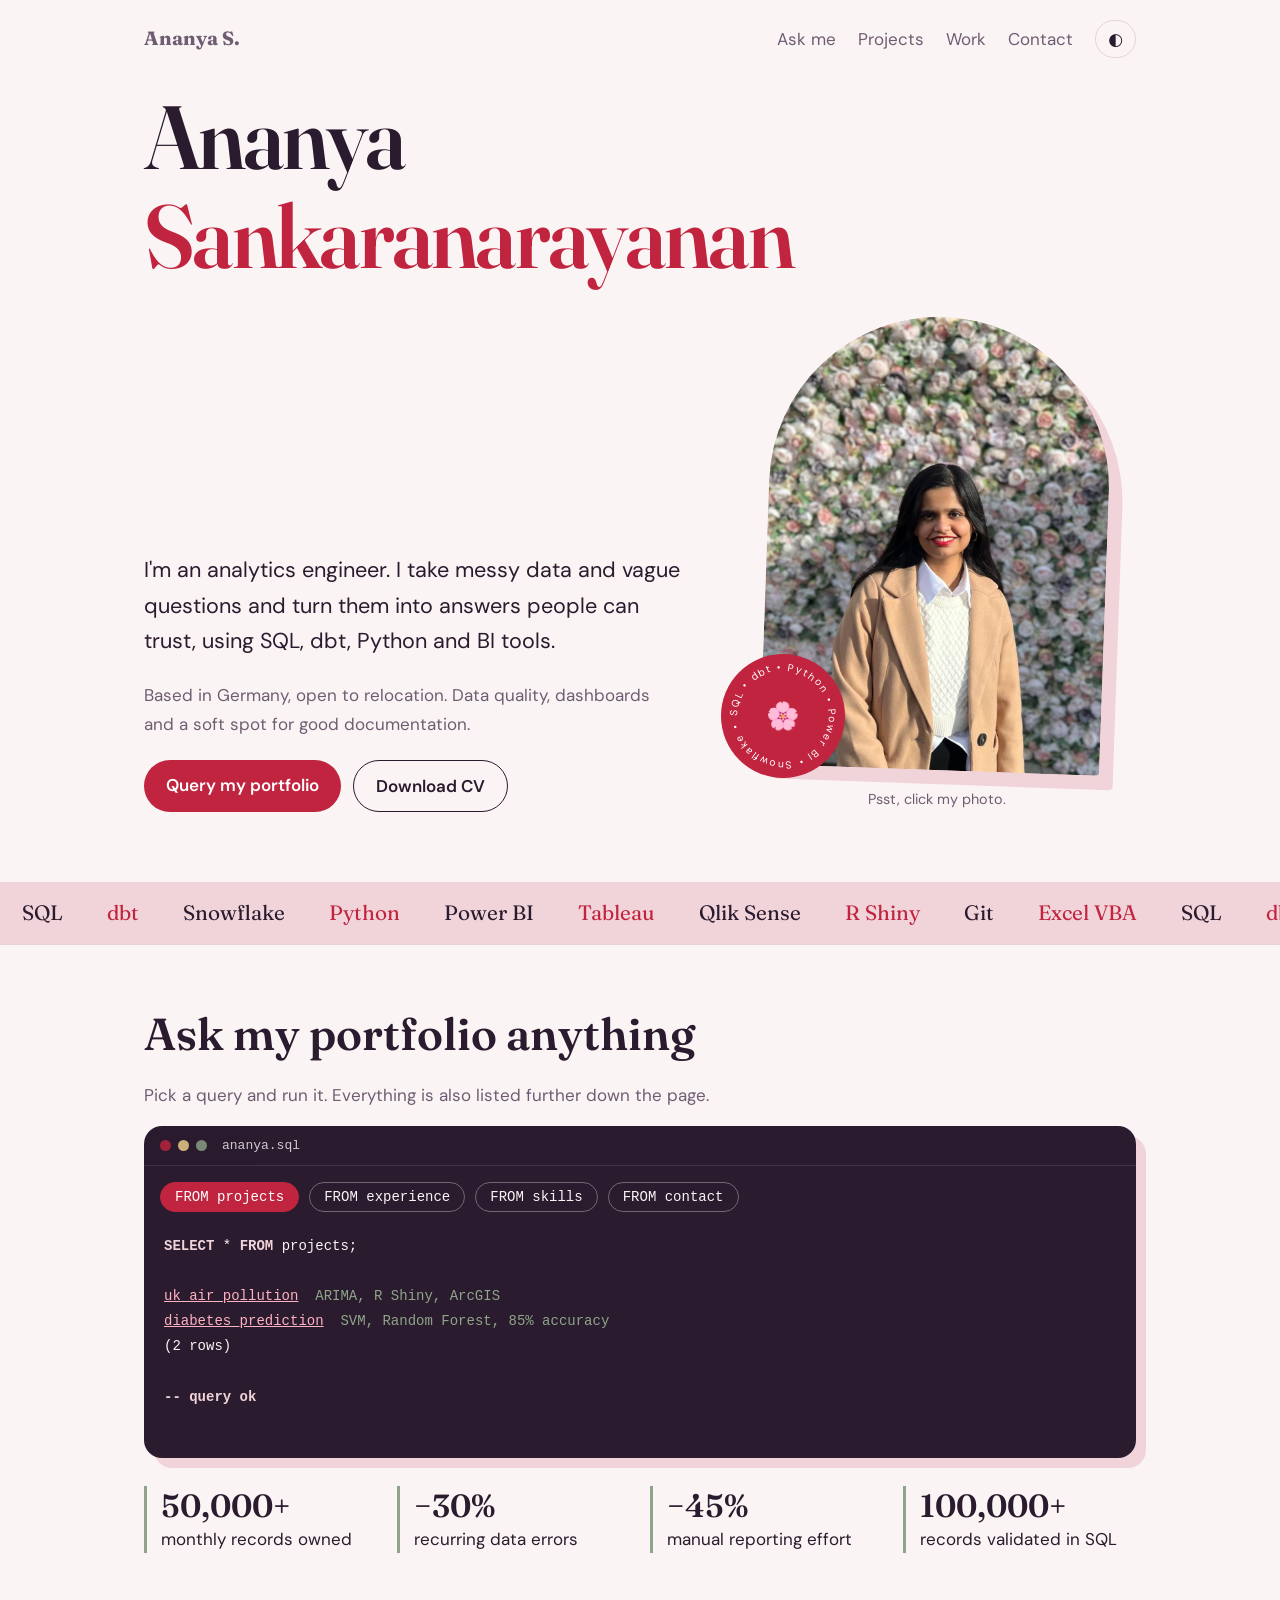
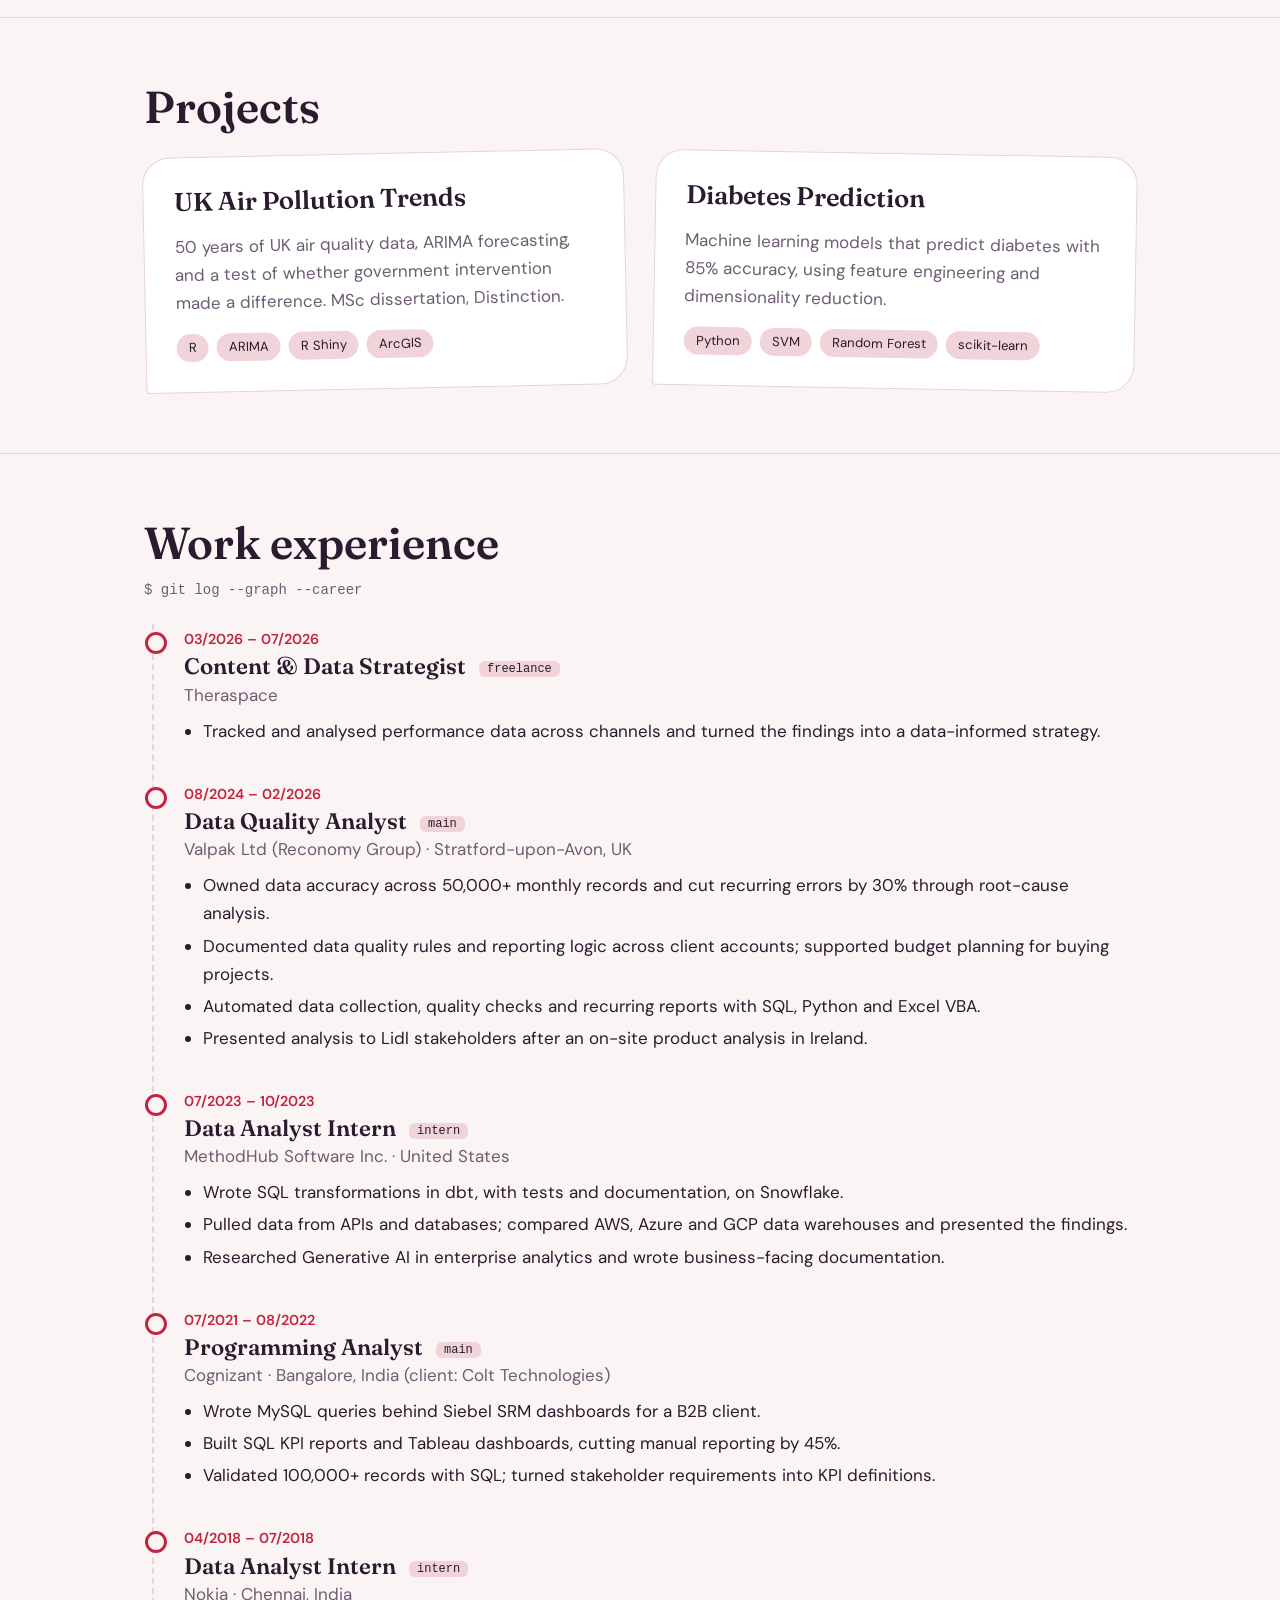
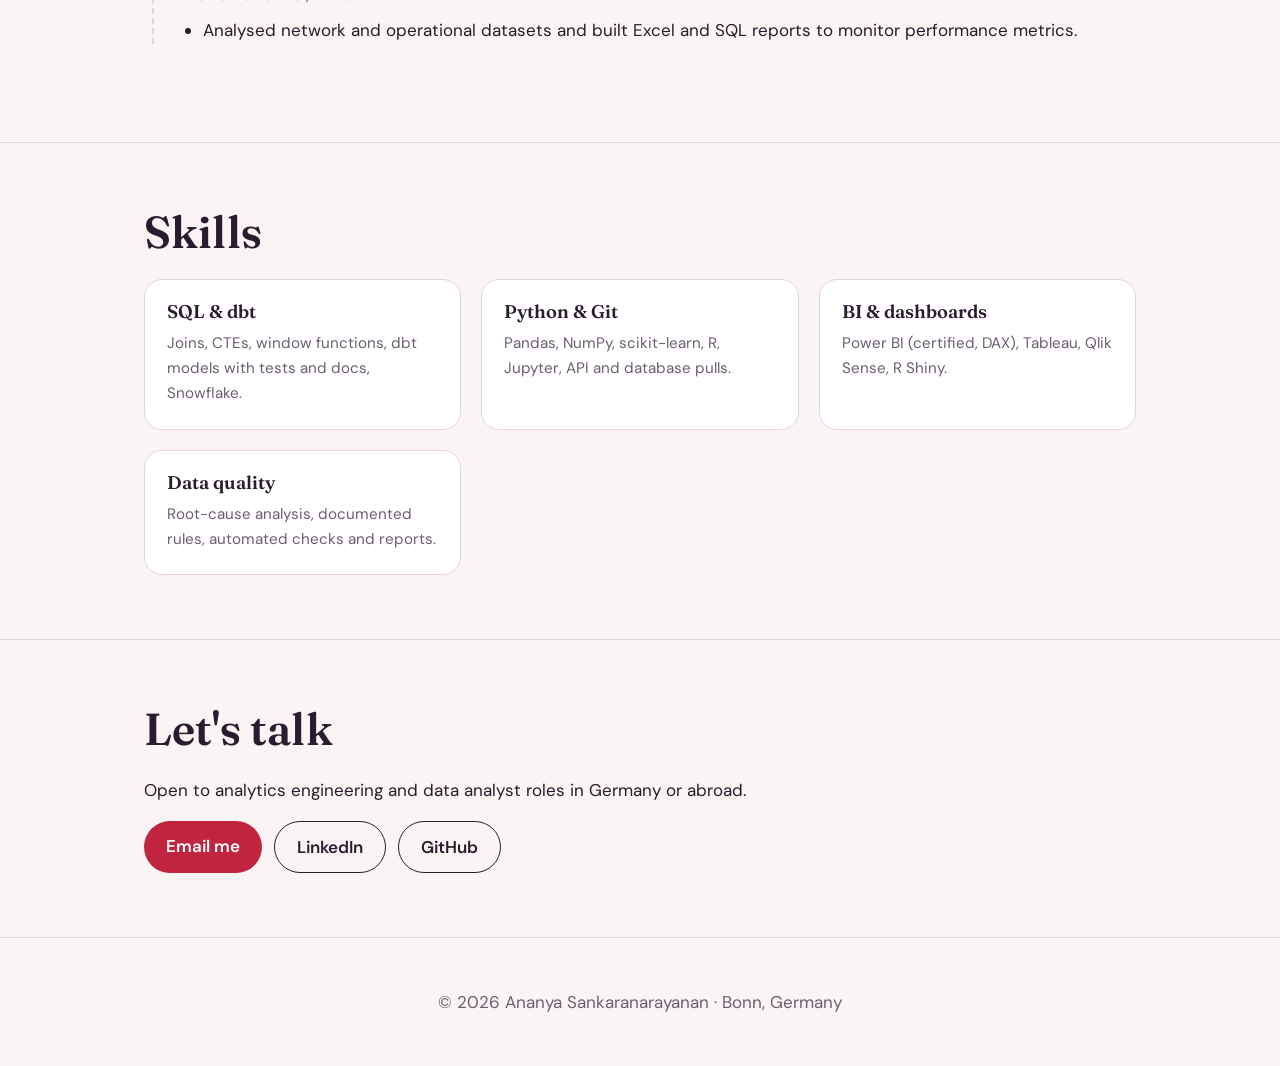
<file: index.html>
<!DOCTYPE html><html lang="en"><head><meta charset="utf-8"><meta name="viewport" content="width=device-width,initial-scale=1">
<title>Ananya Sankaranarayanan · Analytics Engineer</title><meta name="description" content="Analytics engineer working with SQL, dbt, Python and BI reporting.">
<link rel="icon" href="data:image/svg+xml,<svg xmlns=%22http://www.w3.org/2000/svg%22 viewBox=%220 0 100 100%22><text y=%22.9em%22 font-size=%2290%22>🌸</text></svg>">
<link rel="preconnect" href="https://fonts.googleapis.com"><link rel="preconnect" href="https://fonts.gstatic.com" crossorigin><link href="https://fonts.googleapis.com/css2?family=DM+Sans:wght@400;500;700&family=Fraunces:opsz,wght@9..144,500;9..144,700&display=swap" rel="stylesheet"><link rel="stylesheet" href="style.css"></head><body>
<div class="wrap"><nav><a class="logo" href="#top">Ananya S.</a><div><a href="#ask">Ask me</a><a href="#projects">Projects</a><a href="#work">Work</a><a href="#contact">Contact</a><button class="theme" id="t" aria-label="Toggle dark mode">◐</button></div></nav>
<header class="hero2" id="top"><h1>Ananya <span>Sankaranarayanan</span></h1>
<div class="grid"><div>
<p class="lead" style="font-size:1.35rem;max-width:30em;margin-top:0">I'm an analytics engineer. I take messy data and vague questions and turn them into answers people can trust, using SQL, dbt, Python and BI tools.</p>
<p style="color:var(--muted);max-width:32em">Based in Germany, open to relocation. Data quality, dashboards and a soft spot for good documentation.</p>
<div class="btns" style="margin-top:22px"><a class="btn" href="#ask">Query my portfolio</a><a class="btn alt" href="Ananya_CV.pdf">Download CV</a></div></div>
<div class="artwrap"><button class="arch" id="pic" aria-label="Scatter flower petals"><img src="photo.jpg" alt="Portrait of Ananya in a camel coat in front of a flower wall"></button>
<svg class="badge" viewBox="0 0 120 120" aria-hidden="true"><defs><path id="c" d="M60,60 m-44,0 a44,44 0 1,1 88,0 a44,44 0 1,1 -88,0"/></defs><text font-size="10" fill="currentColor"><textPath href="#c" textLength="268" lengthAdjust="spacing">SQL • dbt • Python • Power BI • Snowflake • </textPath></text><text x="60" y="69" text-anchor="middle" font-size="26">🌸</text></svg>
<p class="hint">Psst, click my photo.</p></div></div></header></div>
<div class="marquee" aria-hidden="true"><div><span>SQL</span><span>dbt</span><span>Snowflake</span><span>Python</span><span>Power BI</span><span>Tableau</span><span>Qlik Sense</span><span>R Shiny</span><span>Git</span><span>Excel VBA</span><span>SQL</span><span>dbt</span><span>Snowflake</span><span>Python</span><span>Power BI</span><span>Tableau</span><span>Qlik Sense</span><span>R Shiny</span><span>Git</span><span>Excel VBA</span></div></div>
<section id="ask"><div class="wrap"><h2>Ask my portfolio anything</h2><p style="max-width:38em;color:var(--muted)">Pick a query and run it. Everything is also listed further down the page.</p>
<div class="term"><div class="bar"><i></i><i></i><i></i><em>ananya.sql</em></div><div class="chips" role="group" aria-label="Example queries" id="chips"></div><pre id="out" aria-live="polite"></pre></div>
<div class="stats"><div><strong>50,000+</strong>monthly records owned</div><div><strong>−30%</strong>recurring data errors</div><div><strong>−45%</strong>manual reporting effort</div><div><strong>100,000+</strong>records validated in SQL</div></div></div></section>
<section id="projects"><div class="wrap"><h2>Projects</h2><div class="projects">
<a class="card" href="project-uk-air-pollution.html"><h3>UK Air Pollution Trends</h3><p>50 years of UK air quality data, ARIMA forecasting, and a test of whether government intervention made a difference. MSc dissertation, Distinction.</p><ul class="tags"><li>R</li><li>ARIMA</li><li>R Shiny</li><li>ArcGIS</li></ul></a>
<a class="card" href="project-diabetes-prediction.html"><h3>Diabetes Prediction</h3><p>Machine learning models that predict diabetes with 85% accuracy, using feature engineering and dimensionality reduction.</p><ul class="tags"><li>Python</li><li>SVM</li><li>Random Forest</li><li>scikit-learn</li></ul></a></div></div></section>
<section id="work"><div class="wrap"><h2>Work experience</h2><p class="glog">$ git log --graph --career</p><div class="tl">
<div class="job"><time>03/2026 – 07/2026</time><h3>Content &amp; Data Strategist <span class="branch">freelance</span></h3><p class="co">Theraspace</p><ul><li>Tracked and analysed performance data across channels and turned the findings into a data-informed strategy.</li></ul></div>
<div class="job"><time>08/2024 – 02/2026</time><h3>Data Quality Analyst <span class="branch">main</span></h3><p class="co">Valpak Ltd (Reconomy Group) · Stratford-upon-Avon, UK</p><ul><li>Owned data accuracy across 50,000+ monthly records and cut recurring errors by 30% through root-cause analysis.</li><li>Documented data quality rules and reporting logic across client accounts; supported budget planning for buying projects.</li><li>Automated data collection, quality checks and recurring reports with SQL, Python and Excel VBA.</li><li>Presented analysis to Lidl stakeholders after an on-site product analysis in Ireland.</li></ul></div>
<div class="job"><time>07/2023 – 10/2023</time><h3>Data Analyst Intern <span class="branch">intern</span></h3><p class="co">MethodHub Software Inc. · United States</p><ul><li>Wrote SQL transformations in dbt, with tests and documentation, on Snowflake.</li><li>Pulled data from APIs and databases; compared AWS, Azure and GCP data warehouses and presented the findings.</li><li>Researched Generative AI in enterprise analytics and wrote business-facing documentation.</li></ul></div>
<div class="job"><time>07/2021 – 08/2022</time><h3>Programming Analyst <span class="branch">main</span></h3><p class="co">Cognizant · Bangalore, India (client: Colt Technologies)</p><ul><li>Wrote MySQL queries behind Siebel SRM dashboards for a B2B client.</li><li>Built SQL KPI reports and Tableau dashboards, cutting manual reporting by 45%.</li><li>Validated 100,000+ records with SQL; turned stakeholder requirements into KPI definitions.</li></ul></div>
<div class="job"><time>04/2018 – 07/2018</time><h3>Data Analyst Intern <span class="branch">intern</span></h3><p class="co">Nokia · Chennai, India</p><ul><li>Analysed network and operational datasets and built Excel and SQL reports to monitor performance metrics.</li></ul></div></div></div></section>
<section id="skills"><div class="wrap"><h2>Skills</h2><div class="skills">
<div><h3>SQL &amp; dbt</h3><p>Joins, CTEs, window functions, dbt models with tests and docs, Snowflake.</p></div>
<div><h3>Python &amp; Git</h3><p>Pandas, NumPy, scikit-learn, R, Jupyter, API and database pulls.</p></div>
<div><h3>BI &amp; dashboards</h3><p>Power BI (certified, DAX), Tableau, Qlik Sense, R Shiny.</p></div>
<div><h3>Data quality</h3><p>Root-cause analysis, documented rules, automated checks and reports.</p></div></div></div></section>
<section id="contact"><div class="wrap"><h2>Let's talk</h2><p>Open to analytics engineering and data analyst roles in Germany or abroad.</p><div class="btns"><a class="btn" href="mailto:ananyasankar7@gmail.com">Email me</a><a class="btn alt" href="https://www.linkedin.com/in/ananya-sankaranarayanan/">LinkedIn</a><a class="btn alt" href="https://github.com/ananyasankar7-cloud">GitHub</a></div></div></section>
<footer>© 2026 Ananya Sankaranarayanan · Bonn, Germany</footer>
<script>
document.getElementById("t").onclick=function(){var r=document.documentElement,d=r.dataset.theme?r.dataset.theme=="dark":matchMedia("(prefers-color-scheme:dark)").matches;r.dataset.theme=d?"light":"dark"};
var rm=matchMedia("(prefers-reduced-motion:reduce)").matches,out=document.getElementById("out"),chips=document.getElementById("chips"),timer;
var S="<b>SELECT</b> * <b>FROM</b> ";
var Q={
projects:['<a href="project-uk-air-pollution.html">uk_air_pollution</a>  <i>ARIMA, R Shiny, ArcGIS</i>','<a href="project-diabetes-prediction.html">diabetes_prediction</a>  <i>SVM, Random Forest, 85% accuracy</i>','(2 rows)'],
experience:['<i>Theraspace</i>   Content &amp; Data Strategist   2026','<i>Valpak</i>      Data Quality Analyst        2024–26','<i>MethodHub</i>   Data Analyst Intern         2023','<i>Cognizant</i>   Programming Analyst         2021–22','<i>Nokia</i>       Data Analyst Intern         2018','(5 rows, details below)'],
skills:['<i>sql</i>      CTEs, window functions, validation at 100k+ rows','<i>dbt</i>      models, tests, documentation on Snowflake','<i>python</i>   Pandas, NumPy, scikit-learn, APIs','<i>bi</i>       Power BI (certified), Tableau, Qlik Sense','<i>german</i>   A2, heading to B1','(5 rows)'],
contact:['<i>email</i>     <a href="mailto:ananyasankar7@gmail.com">ananyasankar7@gmail.com</a>','<i>linkedin</i>  <a href="https://www.linkedin.com/in/ananya-sankaranarayanan/">ananya-sankaranarayanan</a>','<i>github</i>    <a href="https://github.com/ananyasankar7-cloud">ananyasankar7-cloud</a>','<i>status</i>    open to relocation','(4 rows)']};
function run(k,btn){clearTimeout(timer);[].forEach.call(chips.children,function(c){c.setAttribute("aria-pressed",c===btn)});out.innerHTML=S+k+";\n";var i=0,L=Q[k];(function next(){if(i<L.length){out.insertAdjacentHTML("beforeend","\n"+L[i++]);timer=setTimeout(next,rm?0:170)}else out.insertAdjacentHTML("beforeend","\n\n<b>-- query ok</b>")})()}
Object.keys(Q).forEach(function(k,n){var b=document.createElement("button");b.textContent="FROM "+k;b.onclick=function(){run(k,b)};chips.appendChild(b);if(!n)run(k,b)});
document.getElementById("pic").onclick=function(e){if(rm)return;for(var i=0;i<16;i++){var s=document.createElement("span");s.textContent="🌸";s.style.cssText="position:fixed;pointer-events:none;z-index:50;left:"+e.clientX+"px;top:"+e.clientY+"px;font-size:"+(16+Math.random()*18)+"px";document.body.appendChild(s);var x=(Math.random()-.5)*340,y=-90+Math.random()*420;s.animate([{transform:"translate(0,0) rotate(0)",opacity:1},{transform:"translate("+x+"px,"+y+"px) rotate("+(Math.random()*540-270)+"deg)",opacity:0}],{duration:1300+Math.random()*900,easing:"cubic-bezier(.2,.6,.4,1)"}).onfinish=function(){this.effect.target.remove()}}};
</script></body></html>
</file>
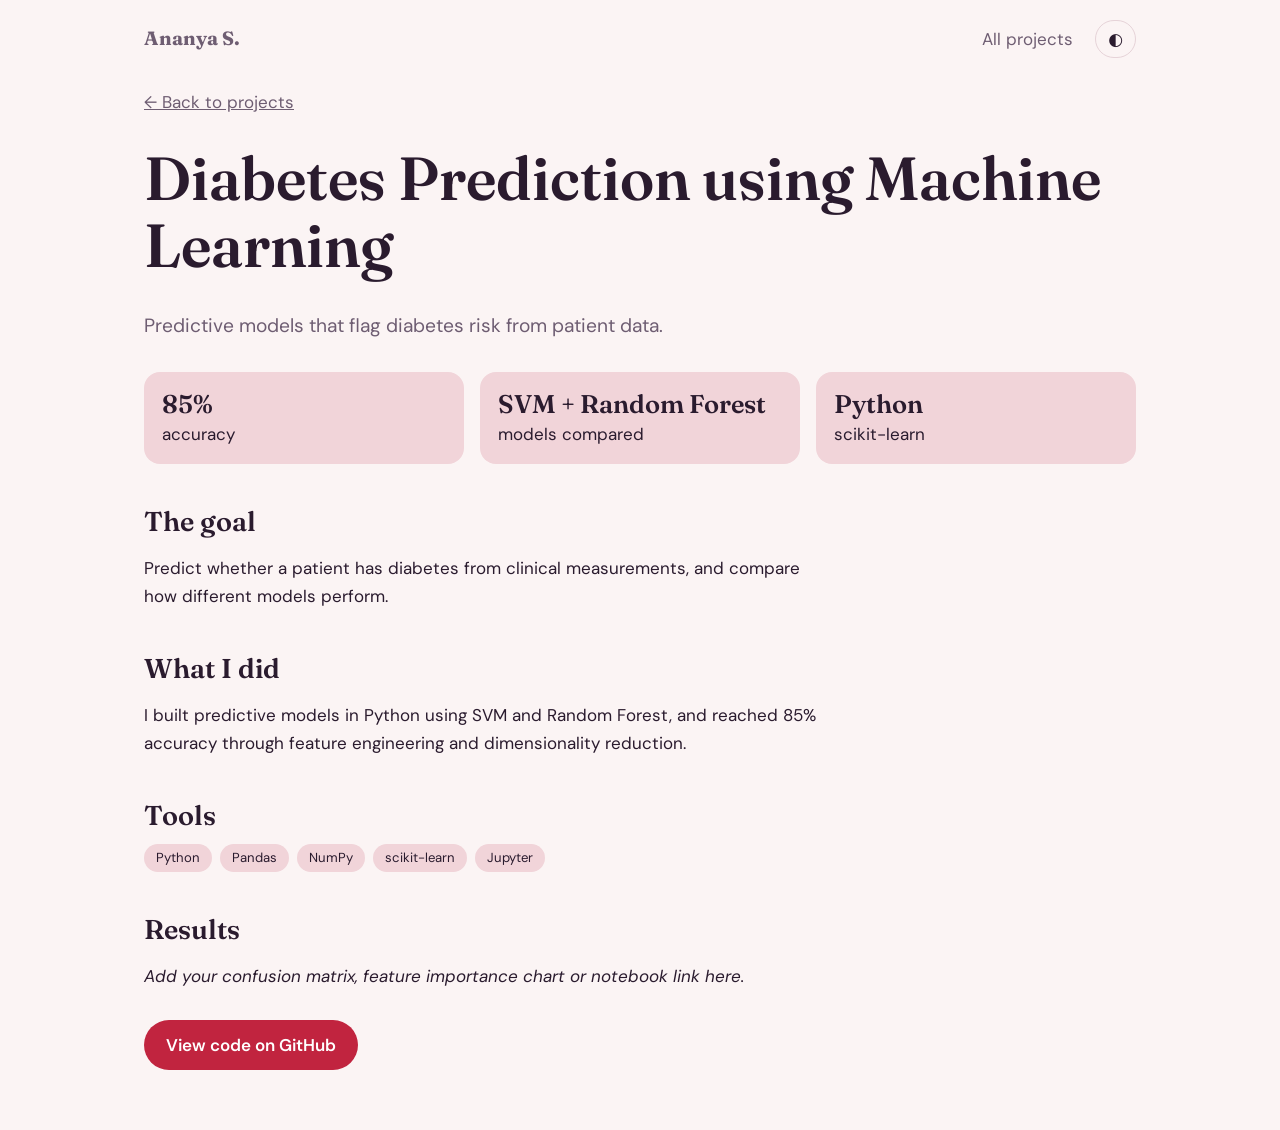
<file: project-diabetes-prediction.html>
<!DOCTYPE html><html lang="en"><head><meta charset="utf-8"><meta name="viewport" content="width=device-width,initial-scale=1"><title>Diabetes Prediction using Machine Learning · Ananya S.</title><link rel="preconnect" href="https://fonts.googleapis.com"><link rel="preconnect" href="https://fonts.gstatic.com" crossorigin><link href="https://fonts.googleapis.com/css2?family=DM+Sans:wght@400;500;700&family=Fraunces:opsz,wght@9..144,500;9..144,700&display=swap" rel="stylesheet"><link rel="stylesheet" href="style.css"></head><body><div class="wrap proj"><nav><a class="logo" href="index.html">Ananya S.</a><div><a href="index.html#projects">All projects</a><button class="theme" id="t" aria-label="Toggle dark mode">◐</button></div></nav>
<a class="back" href="index.html#projects">← Back to projects</a><h1>Diabetes Prediction using Machine Learning</h1><p class="lead" style="color:var(--muted);font-size:1.2rem;max-width:36em">Predictive models that flag diabetes risk from patient data.</p>
<div class="facts"><div><strong>85%</strong>accuracy</div><div><strong>SVM + Random Forest</strong>models compared</div><div><strong>Python</strong>scikit-learn</div></div><div class="body"><h2>The goal</h2><p>Predict whether a patient has diabetes from clinical measurements, and compare how different models perform.</p><h2>What I did</h2><p>I built predictive models in Python using SVM and Random Forest, and reached 85% accuracy through feature engineering and dimensionality reduction.</p><h2>Tools</h2><ul class="tags" style="margin-top:0"><li>Python</li><li>Pandas</li><li>NumPy</li><li>scikit-learn</li><li>Jupyter</li></ul><h2>Results</h2><p><em>Add your confusion matrix, feature importance chart or notebook link here.</em></p></div>
<div class="btns" style="margin:30px 0 60px"><a class="btn" href="https://github.com/ananyasankar7-cloud?tab=repositories">View code on GitHub</a></div></div><script>document.getElementById("t").onclick=function(){var r=document.documentElement,d=r.dataset.theme?r.dataset.theme=="dark":matchMedia("(prefers-color-scheme:dark)").matches;r.dataset.theme=d?"light":"dark"}</script></body></html>
</file>
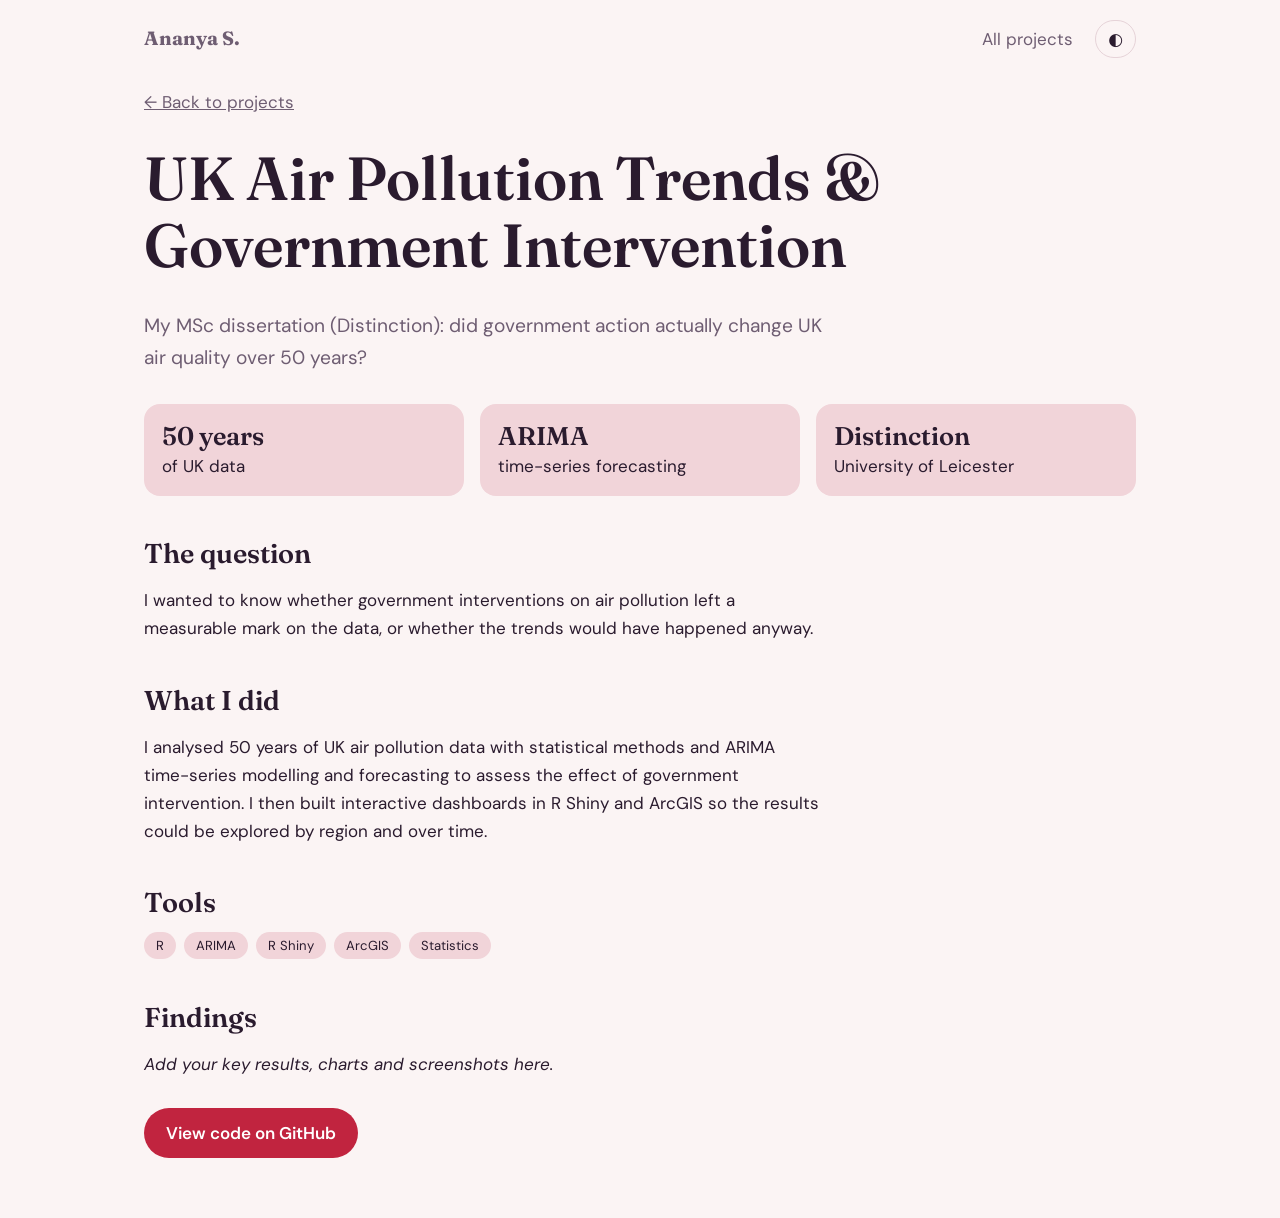
<file: project-uk-air-pollution.html>
<!DOCTYPE html><html lang="en"><head><meta charset="utf-8"><meta name="viewport" content="width=device-width,initial-scale=1"><title>UK Air Pollution Trends &amp; Government Intervention · Ananya S.</title><link rel="preconnect" href="https://fonts.googleapis.com"><link rel="preconnect" href="https://fonts.gstatic.com" crossorigin><link href="https://fonts.googleapis.com/css2?family=DM+Sans:wght@400;500;700&family=Fraunces:opsz,wght@9..144,500;9..144,700&display=swap" rel="stylesheet"><link rel="stylesheet" href="style.css"></head><body><div class="wrap proj"><nav><a class="logo" href="index.html">Ananya S.</a><div><a href="index.html#projects">All projects</a><button class="theme" id="t" aria-label="Toggle dark mode">◐</button></div></nav>
<a class="back" href="index.html#projects">← Back to projects</a><h1>UK Air Pollution Trends &amp; Government Intervention</h1><p class="lead" style="color:var(--muted);font-size:1.2rem;max-width:36em">My MSc dissertation (Distinction): did government action actually change UK air quality over 50 years?</p>
<div class="facts"><div><strong>50 years</strong>of UK data</div><div><strong>ARIMA</strong>time-series forecasting</div><div><strong>Distinction</strong>University of Leicester</div></div><div class="body"><h2>The question</h2><p>I wanted to know whether government interventions on air pollution left a measurable mark on the data, or whether the trends would have happened anyway.</p><h2>What I did</h2><p>I analysed 50 years of UK air pollution data with statistical methods and ARIMA time-series modelling and forecasting to assess the effect of government intervention. I then built interactive dashboards in R Shiny and ArcGIS so the results could be explored by region and over time.</p><h2>Tools</h2><ul class="tags" style="margin-top:0"><li>R</li><li>ARIMA</li><li>R Shiny</li><li>ArcGIS</li><li>Statistics</li></ul><h2>Findings</h2><p><em>Add your key results, charts and screenshots here.</em></p></div>
<div class="btns" style="margin:30px 0 60px"><a class="btn" href="https://github.com/ananyasankar7-cloud?tab=repositories">View code on GitHub</a></div></div><script>document.getElementById("t").onclick=function(){var r=document.documentElement,d=r.dataset.theme?r.dataset.theme=="dark":matchMedia("(prefers-color-scheme:dark)").matches;r.dataset.theme=d?"light":"dark"}</script></body></html>
</file>
<file: style.css>
:root{--bg:#fbf4f4;--surface:#fff;--ink:#2a1b2e;--muted:#6e5d72;--rose:#f1d4d9;--sage:#8fa58a;--red:#c1243f;--line:#e6d3d8;color-scheme:light}
@media(prefers-color-scheme:dark){:root:not([data-theme=light]){--bg:#1d1420;--surface:#2a1d2e;--ink:#f7eaee;--muted:#b9a5bd;--rose:#4a2c3a;--sage:#a8c0a3;--red:#ff6b83;--line:#412e48;color-scheme:dark}}
:root[data-theme=dark]{--bg:#1d1420;--surface:#2a1d2e;--ink:#f7eaee;--muted:#b9a5bd;--rose:#4a2c3a;--sage:#a8c0a3;--red:#ff6b83;--line:#412e48;color-scheme:dark}
*{box-sizing:border-box}html{scroll-behavior:smooth}
body{margin:0;background:var(--bg);color:var(--ink);font:17px/1.65 "DM Sans",system-ui,sans-serif}
h1,h2,h3{font-family:"Fraunces",Georgia,serif;font-weight:600;line-height:1.1;margin:0 0 .5em}
a{color:inherit}a:focus-visible,button:focus-visible{outline:3px solid var(--red);outline-offset:3px}
.wrap{max-width:1040px;margin:0 auto;padding:0 24px}
nav{display:flex;justify-content:space-between;align-items:center;padding:20px 0;gap:16px;flex-wrap:wrap}
nav .logo{font-family:"Fraunces",Georgia,serif;font-weight:700;font-size:1.2rem;text-decoration:none}
nav div{display:flex;gap:22px;align-items:center}nav a{text-decoration:none;color:var(--muted)}nav a:hover{color:var(--red)}
button.theme{background:none;border:1px solid var(--line);color:var(--ink);border-radius:99px;padding:4px 12px;cursor:pointer;font:inherit}
.hero{display:grid;grid-template-columns:1.2fr .8fr;gap:48px;align-items:center;padding:40px 0 70px}
.hero h1{font-size:clamp(2.6rem,7vw,5rem);letter-spacing:-.02em}
.hero p.lead{font-size:1.2rem;color:var(--muted);max-width:34em}
.arch{border-radius:999px 999px 24px 24px;overflow:hidden;aspect-ratio:3/4;background:var(--rose);box-shadow:14px 14px 0 var(--rose)}
.arch img{width:100%;height:100%;object-fit:cover;object-position:50% 30%;display:block}
.query{font:14px/1.7 ui-monospace,Menlo,Consolas,monospace;background:var(--ink);color:var(--bg);border-radius:12px;padding:18px 20px;margin:28px 0;max-width:34em}
.query b{color:var(--rose)}.query i{color:var(--sage);font-style:normal}
.query .cur{display:inline-block;width:8px;height:1em;background:var(--red);vertical-align:-2px;animation:blink 1s steps(2) infinite}
@keyframes blink{50%{opacity:0}}
.btns{display:flex;gap:12px;flex-wrap:wrap}
.btn{display:inline-block;padding:11px 22px;border-radius:99px;background:var(--red);color:#fff;text-decoration:none;font-weight:600}
.btn.alt{background:none;color:var(--ink);border:1.5px solid var(--ink)}
.btn:hover{transform:translateY(-2px)}
section{padding:64px 0;border-top:1px solid var(--line)}
section>.wrap>h2{font-size:clamp(1.9rem,4vw,2.8rem)}
.marquee{overflow:hidden;background:var(--rose);padding:14px 0;white-space:nowrap}
.marquee div{display:inline-block;animation:slide 30s linear infinite;font-family:"Fraunces",Georgia,serif;font-size:1.3rem}
.marquee span{margin:0 22px}.marquee span:nth-child(even){color:var(--red)}
@keyframes slide{to{transform:translateX(-50%)}}
.stats{display:grid;grid-template-columns:repeat(auto-fit,minmax(160px,1fr));gap:20px;margin-top:28px}
.stats div{border-left:3px solid var(--sage);padding-left:14px}.stats strong{display:block;font:600 2rem "Fraunces",Georgia,serif}
.projects{display:grid;grid-template-columns:repeat(auto-fit,minmax(300px,1fr));gap:28px}
.card{display:block;background:var(--surface);border:1px solid var(--line);border-radius:28px 28px 28px 4px;padding:30px;text-decoration:none;transition:transform .25s,box-shadow .25s}
.card:hover{transform:rotate(-1deg) translateY(-4px);box-shadow:8px 8px 0 var(--rose)}
.card h3{font-size:1.6rem}.card p{color:var(--muted)}
.tags{display:flex;flex-wrap:wrap;gap:8px;margin:14px 0 0;padding:0;list-style:none}
.tags li{font-size:.82rem;padding:3px 12px;border-radius:99px;background:var(--rose)}
.tl{position:relative;margin-left:8px;border-left:2px dashed var(--line);padding-left:30px}
.job{position:relative;margin-bottom:34px}
.job:before{content:"";position:absolute;left:-39px;top:8px;width:16px;height:16px;border-radius:50%;background:var(--bg);border:3px solid var(--red)}
.job time{color:var(--red);font-weight:600;font-size:.9rem}
.job h3{font-size:1.4rem;margin:2px 0}.job .co{color:var(--muted);margin:0 0 8px}
.job ul{margin:0;padding-left:1.1em}.job li{margin-bottom:4px}
.skills{display:grid;grid-template-columns:repeat(auto-fit,minmax(240px,1fr));gap:20px}
.skills div{background:var(--surface);border:1px solid var(--line);border-radius:18px;padding:22px}
.skills h3{font-size:1.15rem}.skills p{margin:0;color:var(--muted);font-size:.95rem}
footer{padding:50px 0;text-align:center;color:var(--muted);border-top:1px solid var(--line)}
.back{display:inline-block;margin:10px 0 30px;color:var(--muted)}
.proj h1{font-size:clamp(2.2rem,6vw,3.8rem)}
.facts{display:grid;grid-template-columns:repeat(auto-fit,minmax(180px,1fr));gap:16px;margin:30px 0}
.facts div{background:var(--rose);border-radius:16px;padding:16px 18px}.facts strong{display:block;font:600 1.6rem "Fraunces",Georgia,serif}
.proj h2{font-size:1.7rem;margin-top:1.6em}.proj .body{max-width:40em}
@media(max-width:760px){.hero{grid-template-columns:1fr}.arch{max-width:300px}}
@media(prefers-reduced-motion:reduce){*{animation:none!important;transition:none!important}}
/* v2 */
.hero2{padding:10px 0 70px}
.hero2 h1{font-size:clamp(1.7rem,8.2vw,5.6rem);letter-spacing:-.03em;margin:0 0 .35em;overflow-wrap:anywhere}
.hero2 h1 span{display:block;color:var(--red)}
.hero2 .grid{display:grid;grid-template-columns:1.15fr .85fr;gap:56px;align-items:end}
.artwrap{position:relative;max-width:340px;justify-self:center;width:100%}
button.arch{display:block;width:100%;border:0;padding:0;cursor:pointer;transform:rotate(2deg);transition:transform .3s}
button.arch:hover{transform:rotate(-1deg) scale(1.02)}
.badge{position:absolute;left:-46px;bottom:34px;width:124px;height:124px;border-radius:50%;background:var(--red);color:#fff;animation:spin 16s linear infinite;pointer-events:none}
@keyframes spin{to{transform:rotate(360deg)}}
.hint{text-align:center;color:var(--muted);font-size:.9rem;margin:18px 0 0}
.term{background:var(--ink);color:var(--bg);border-radius:18px;overflow:hidden;box-shadow:10px 10px 0 var(--rose)}
.term .bar{display:flex;gap:7px;align-items:center;padding:12px 16px;border-bottom:1px solid #ffffff22;font:13px ui-monospace,Menlo,Consolas,monospace;opacity:.8}
.term .bar i{width:11px;height:11px;border-radius:50%;background:var(--red)}.term .bar i:nth-child(2){background:#f4d58d}.term .bar i:nth-child(3){background:var(--sage)}
.term .bar em{margin-left:8px;font-style:normal}
.chips{display:flex;flex-wrap:wrap;gap:10px;padding:16px}
.chips button{font:14px ui-monospace,Menlo,Consolas,monospace;background:none;color:var(--bg);border:1px solid #ffffff55;border-radius:99px;padding:6px 14px;cursor:pointer}
.chips button:hover,.chips button[aria-pressed=true]{background:var(--red);border-color:var(--red);color:#fff}
#out{margin:0;padding:6px 20px 22px;min-height:230px;font:14px/1.8 ui-monospace,Menlo,Consolas,monospace;white-space:pre-wrap;overflow-wrap:anywhere}
#out b{color:var(--rose)}#out i{color:var(--sage);font-style:normal}#out a{color:#ffb3c1}
.glog{font:14px ui-monospace,Menlo,Consolas,monospace;color:var(--muted);margin:-8px 0 26px}
.job .branch{font:12px ui-monospace,Menlo,Consolas,monospace;background:var(--rose);border-radius:6px;padding:1px 8px;margin-left:8px;vertical-align:2px;font-weight:400}
.projects .card:nth-child(odd){transform:rotate(-1.2deg)}.projects .card:nth-child(even){transform:rotate(1deg)}
.projects .card:hover{transform:rotate(0) translateY(-6px)}
@media(max-width:760px){.hero2 .grid{grid-template-columns:1fr}.badge{left:-10px}}
</file>
